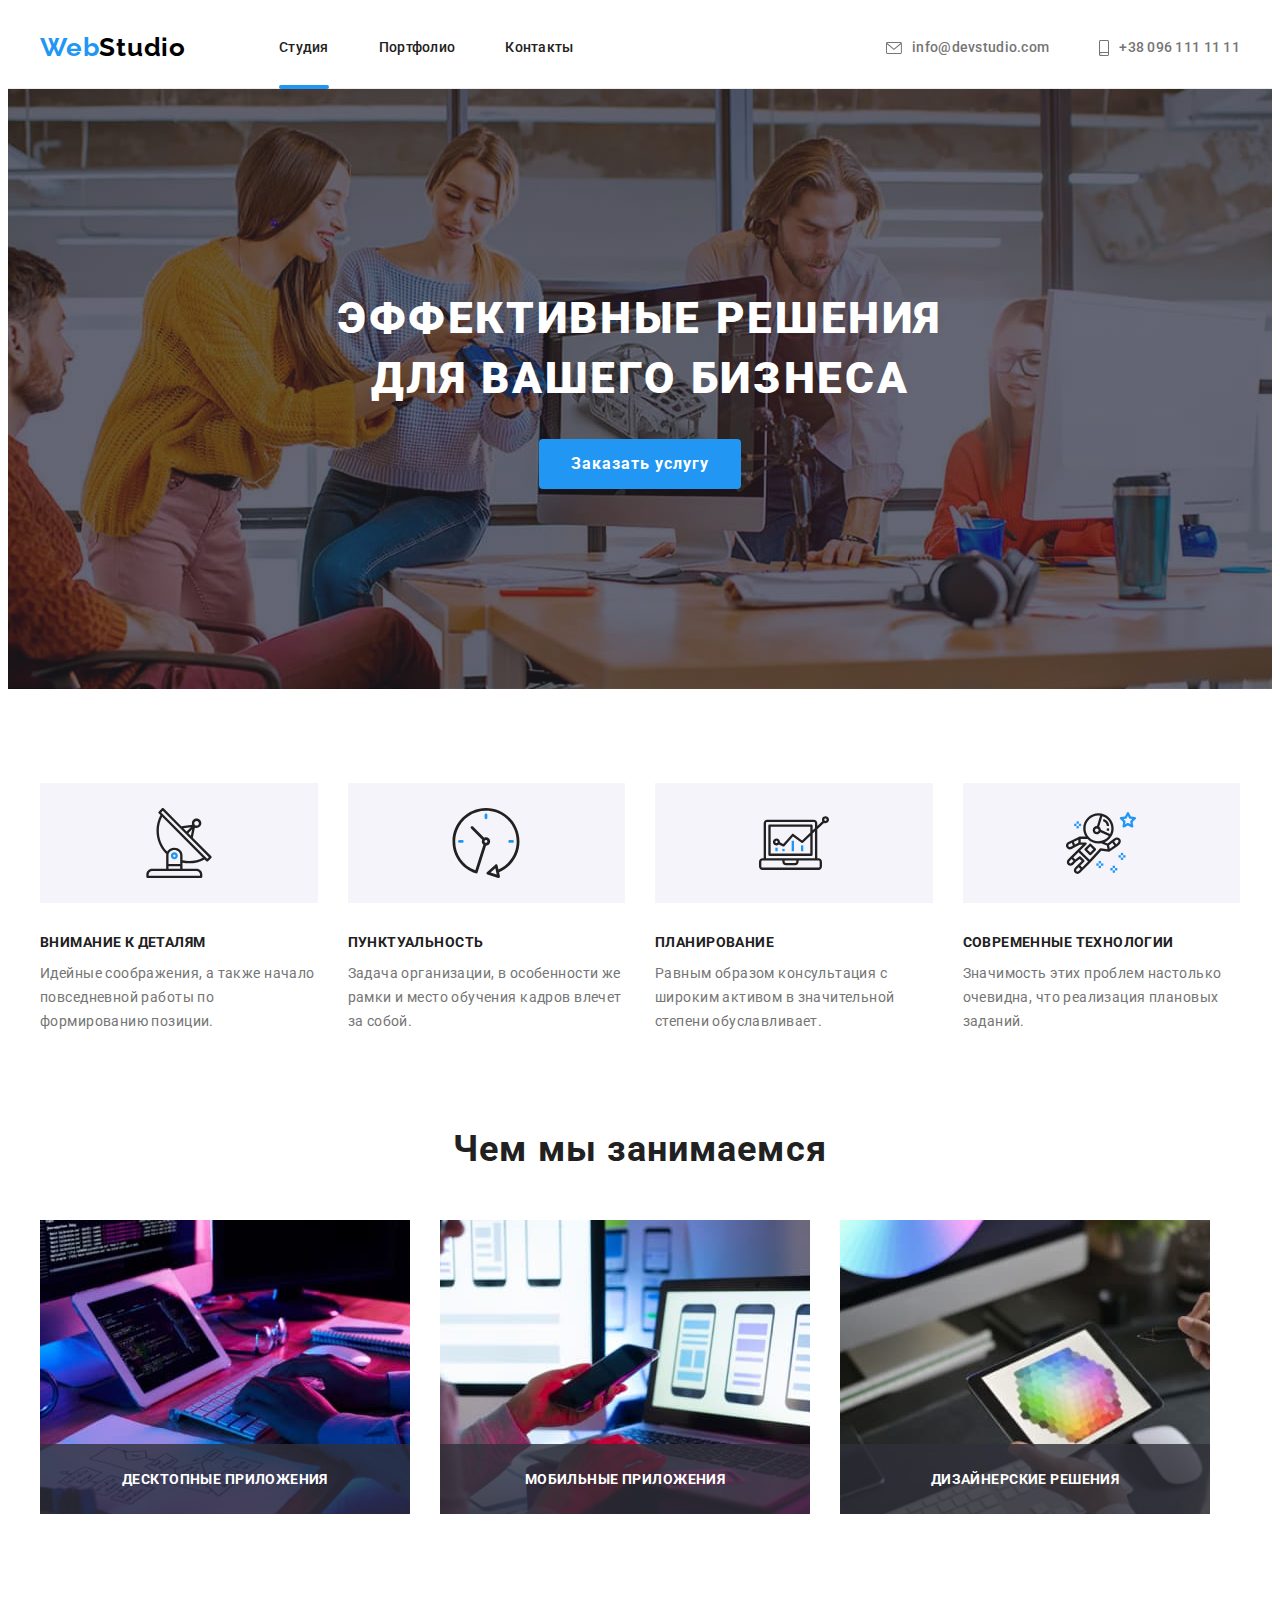
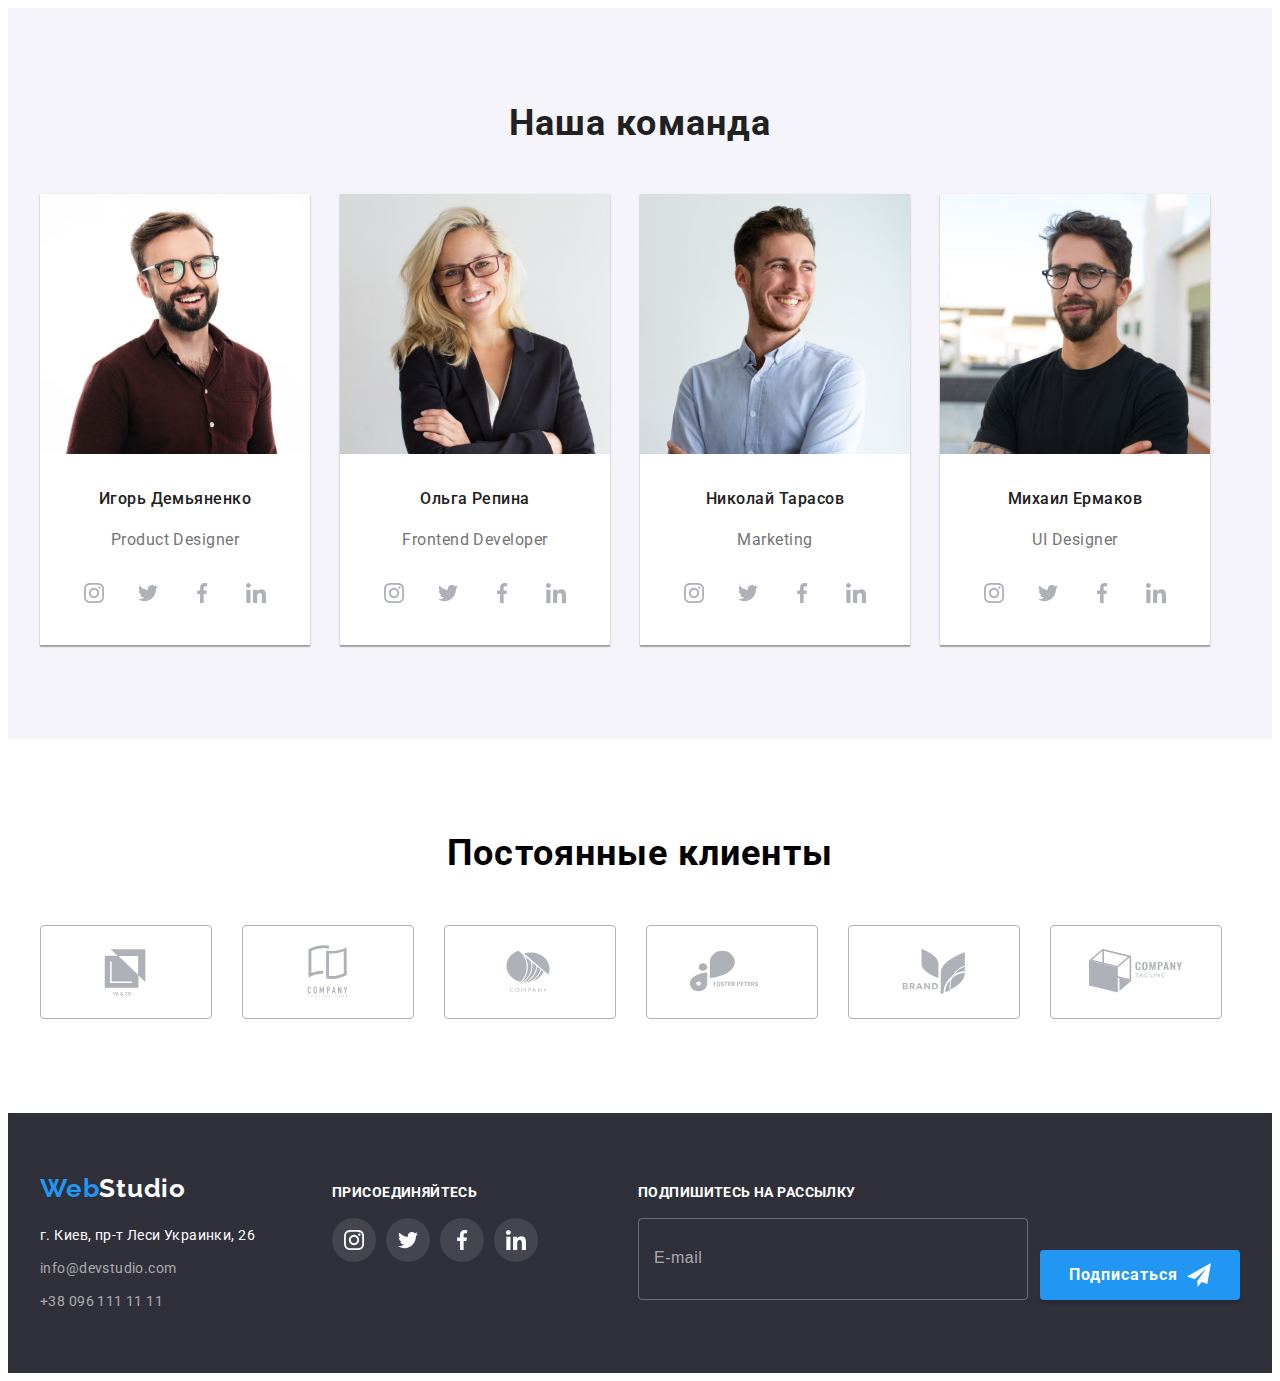
<file: index.html>
<!DOCTYPE html>
<html lang="ru">
<head>
    <meta charset="UTF-8">
    <meta http-equiv="X-UA-Compatible" content="IE=edge">
    <meta name="viewport" content="width=device-width, initial-scale=1.0">
    <title>Document</title>
    <link rel="preconnect" href="https://fonts.googleapis.com">
    <link rel="preconnect" href="https://fonts.gstatic.com" crossorigin>
    <link href="https://fonts.googleapis.com/css2?family=Raleway:wght@700&family=Roboto:wght@400;500;700;900&display=swap"
        rel="stylesheet">
    <link rel="stylesheet" href="https://cdnjs.cloudflare.com/ajax/libs/modern-normalize/1.1.0/modern-normalize.min.css"
        integrity="sha512-wpPYUAdjBVSE4KJnH1VR1HeZfpl1ub8YT/NKx4PuQ5NmX2tKuGu6U/JRp5y+Y8XG2tV+wKQpNHVUX03MfMFn9Q=="
        crossorigin="anonymous" referrerpolicy="no-referrer" />
    <link rel="stylesheet" href="./css/main.min.css">

</head>
<body>
    <!-- Шапка-->
    <header class="header">
        <div class="container header__container">
            <a href="./index.html" class="logo-header header__logo link"><span class="logo-header__text">Web</span><span
                    class="logo-header__text--darck">Studio</span></a>
            <!--Навигация-->
            <nav class="navigation">
                <ul class="header-list navigation__list list">
                    <li class="header-list__item item"><a href="./index.html" class="header-list__link link header-list__link--interactiv-line">Студия</a></li>
                    <li class="header-list__item item"><a href="./portfolio.html" class="header-list__link link">Портфолио</a></li>
                    <li class="header-list__item item"><a href="" class="header-list__link link">Контакты</a></li>
                </ul>
            </nav>
            <!--Контакты-->
            <ul class="header-contact-list list">
                <li class="header-contact-list__item item"> <a href="mailto:info@devstudio.com"
                        class="header-contact-list__mail link"><svg class="header-contact-list__icon-mail" width="16" height="12">
                            <use href="./images/icons.svg#icon-envelope"></use>
                        </svg>info@devstudio.com</a></li>
                <li class="header-contact-list__item item">
                    
                    <a href="tel:+380961111111" class="header-contact-list__tell link"><svg class="header-contact-list__icon-tel" width="10" height="16">
                        <use href="./images/icons.svg#icon-smartphone"></use>
                    </svg>+38 096 111 11 11</a>
                </li>
            </ul>
        </div>
    </header>

    <main>

        <!--Герой-->
        <section class="hero">
            <div class="container">
                <h1 class="hero__title">Эффективные решения для вашего бизнеса</h1>
                <button type="button" data-modal-open class="btn hero__btn">Заказать услугу</button>
            </div>
        </section>

        <!--Особенности-->
        <section class="peculiarities">
            <div class="container">
        <h2 class="peculiarites__title fulse-title">Особенности</h2>
        <ul class="peculiarites-list list"> 
            <li class="peculiarites-list__item item">
                <div class="peculiarites__container-icon">
                <svg class="peculiarites-list__icon" width="70" height="70">
                    <use href="./images/icons.svg#icon-antenna"></use>
                </svg>
                </div>
                <h3 class="peculiarites-list__title">Внимание к деталям</h3>
                <p class="peculiarites-list__text">Идейные соображения, а также начало повседневной работы по формированию позиции.</p>
            </li>
            <li class="peculiarites-list__item item">
                <div class="peculiarites__container-icon">
                <svg class="peculiarites-list__icon" width="70" height="70">
                    <use href="./images/icons.svg#icon-clock" ></use>
                </svg>
                </div>
                <h3 class="peculiarites-list__title">Пунктуальность</h3>
                <p class="peculiarites-list__text">Задача организации, в особенности же рамки и место обучения кадров влечет за собой.</p>
            </li>
            <li class="peculiarites-list__item item">
                <div class="peculiarites__container-icon">
                <svg class="peculiarites-list__icon" width="70" height="70">
                    <use href="./images/icons.svg#icon-diagram" ></use>
                </svg>
                </div>
                <h3 class="peculiarites-list__title">Планирование</h3>
                <p class="peculiarites-list__text">Равным образом консультация с широким активом в значительной степени обуславливает.</p>
            </li>
            <li class="peculiarites-list__item item">
                <div class="peculiarites__container-icon">
                <svg class="peculiarites-list__icon" width="70" height="70">
                    <use href="./images/icons.svg#icon-astronaut"></use>
                </svg>
                </div>
                <h3 class="peculiarites-list__title">Современные технологии</h3>
                <p class="peculiarites-list__text">Значимость этих проблем настолько очевидна, что реализация плановых заданий.</p>
            </li>  
        </ul>
            </div>
        </section >

        <!--Чем занимается компания, + картинки -->
        <section class="about">
            <div class="container">
        <h2 class="about__title">Чем мы занимаемся</h2>
        <ul class="about-list list">
            <li class="about-list__item item">
            <div class="about-list__tumb">
                <img src="./images/box-1.jpg" alt="Разработка десктопных приложений" width="370" class="about-list__img"> 
                <div class="about-list__text-container">
                    <span class="about-list__text">Десктопные приложения</span>
                    </div>
                </div>
            </li>
            <li class="about-list__item item">
            <div class="about-list__tumb">
                <img src="./images/box-2.jpg" alt="Разработка мобильных приложений" width="370" class="about-list__img"> 
                <div class="about-list__text-container">
                    <span class="about-list__text">Мобильные приложения</span>
                    </div>
                </div>
            </li>
            <li class="about-list__item item">
            <div class="about-list__tumb">
                <img src="./images/box-3.jpg" alt="Работа с дизайном" width="370" class="about-list__img"> 
                <div class="about-list__text-container">
                    <span class="about-list__text">Дизайнерские решения</span>
                </div>
            </div>
            </li>
        </ul>
        </div>
        </section>

        <section class="team">
            <div class="container">
            <h2 class="team__title">Наша команда</h2>
            <ul class="team-list list">
                <li class="team-list__item item">
                    <img src="./images/product-designerr.jpg" alt="Сотрудник Игорь" width="270" class="team-list__photo">
                <div class="team-list__text-tumb">
                    <h3 class="team-list__name">Игорь Демьяненко</h3>
                    <p class="team-list__profession">Product Designer</p>
                    <ul class="team-socials-list list">
                        <li class="team-socials-list__item">
                            <a href="" class="team-socials-list__link">
                                <svg class="team-socials-list__icon" width="20" height="20">
                                    <use href="./images/icons.svg#icon-instagram"></use>
                                </svg>
                            </a>
                        </li>
                        <li class="team-socials-list__item">
                            <a href="" class="team-socials-list__link">
                                <svg class="team-socials-list__icon" width="20" height="20">
                                    <use href="./images/icons.svg#icon-twiter"></use>
                                </svg></a>
                        </li>
                        <li class="team-socials-list__item">
                            <a href="" class="team-socials-list__link">
                                <svg class="team-socials-list__icon" width="20" height="20">
                                    <use href="./images/icons.svg#icon-facebook"></use>
                                </svg></a>
                        </li>
                        <li class="team-socials-list__item">
                            <a href="" class="team-socials-list__link">
                                <svg class="team-socials-list__icon" width="20" height="20">
                                    <use href="./images/icons.svg#icon-linkedin"></use>
                                </svg>
                            </a>
                        </li>
                    </ul>
                </div>
                </li>
                <li class="team-list__item item">
                    <img src="./images/frontend-developerr.jpg" alt="Сотрудник Ольга" width="270" class="team-list__photo">
                <div class="team-list__text-tumb">
                    <h3 class="team-list__name">Ольга Репина</h3>
                    <p class="team-list__profession">Frontend Developer</p>
                    <ul class="team-socials-list list">
                        <li class="team-socials-list__item">
                            <a href="" class="team-socials-list__link">
                                <svg class="team-socials-list__icon" width="20" height="20">
                                    <use href="./images/icons.svg#icon-instagram"></use>
                                </svg>
                            </a>
                        </li>
                        <li class="team-socials-list__item">
                            <a href="" class="team-socials-list__link">
                                <svg class="team-socials-list__icon" width="20" height="20">
                                    <use href="./images/icons.svg#icon-twiter"></use>
                                </svg></a>
                        </li>
                        <li class="team-socials-list__item">
                            <a href="" class="team-socials-list__link">
                                <svg class="team-socials-list__icon" width="20" height="20">
                                    <use href="./images/icons.svg#icon-facebook"></use>
                                </svg></a>
                        </li>
                        <li class="team-socials-list__item">
                            <a href="" class="team-socials-list__link">
                                <svg class="team-socials-list__icon" width="20" height="20">
                                    <use href="./images/icons.svg#icon-linkedin"></use>
                                </svg>
                            </a>
                        </li>
                    </ul>
                </div>
                </li>
                <li class="team-list__item item">
                    <img src="./images/marketingg.jpg" alt="Сотрудник Николай" width="270" class="team-list__photo">
                <div class="team-list__text-tumb">
                    <h3 class="team-list__name">Николай Тарасов</h3>
                    <p class="team-list__profession">Marketing</p>
                        <ul class="team-socials-list list">
                            <li class="team-socials-list__item">
                                <a href="" class="team-socials-list__link">
                                    <svg class="team-socials-list__icon" width="20" height="20">
                                        <use href="./images/icons.svg#icon-instagram"></use>
                                    </svg>
                                </a>
                            </li>
                            <li class="team-socials-list__item">
                                <a href="" class="team-socials-list__link">
                                    <svg class="team-socials-list__icon" width="20" height="20">
                                        <use href="./images/icons.svg#icon-twiter"></use>
                                    </svg></a>
                            </li>
                            <li class="team-socials-list__item">
                                <a href="" class="team-socials-list__link">
                                    <svg class="team-socials-list__icon" width="20" height="20">
                                        <use href="./images/icons.svg#icon-facebook"></use>
                                    </svg></a>
                            </li>
                            <li class="team-socials-list__item">
                                <a href="" class="team-socials-list__link">
                                    <svg class="team-socials-list__icon" width="20" height="20">
                                        <use href="./images/icons.svg#icon-linkedin"></use></svg>
                                </a>
                            </li>
                        </ul>
                </div>
                </li>
                <li class="team-list__item item">
                    <img src="./images/ui-designerr.jpg" alt="Сотрудник Михаил" width="270" class="team-list__photo">
                <div class="team-list__text-tumb">
                    <h3 class="team-list__name">Михаил Ермаков</h3>
                    <p class="team-list__profession">UI Designer</p>  
                        <ul class="team-socials-list list">
                            <li class="team-socials-list__item">
                                <a href="" class="team-socials-list__link">
                                    <svg class="team-socials-list__icon" width="20" height="20">
                                        <use href="./images/icons.svg#icon-instagram"></use>
                                    </svg>
                                </a>
                            </li>
                            <li class="team-socials-list__item">
                                <a href="" class="team-socials-list__link">
                                    <svg class="team-socials-list__icon" width="20" height="20">
                                        <use href="./images/icons.svg#icon-twiter"></use>
                                    </svg></a>
                            </li>
                            <li class="team-socials-list__item">
                                <a href="" class="team-socials-list__link">
                                    <svg class="team-socials-list__icon" width="20" height="20">
                                        <use href="./images/icons.svg#icon-facebook"></use>
                                    </svg></a>
                            </li>
                            <li class="team-socials-list__item">
                                <a href="" class="team-socials-list__link">
                                    <svg class="team-socials-list__icon" width="20" height="20">
                                        <use href="./images/icons.svg#icon-linkedin"></use>
                                    </svg>
                                </a>
                            </li>
                        </ul>
                </div>
                </li> 
            </ul>
            </div>
        </section>
        <section class="clients">
            <div class="container">
            <h2 class="clients__title">Постоянные клиенты</h2>
            <ul class="list clients-list">
                <li class="list clients-list__item">
                    <a href="" class="clients-list__link link">
                        <svg class="clients-list__icon" width="106" height="60">
                            <use href="images/icons.svg#icon-client-1-yaandco"></use>
                        </svg>
                    </a>
                </li>
                <li class="list clients-list__item">
                    <a href="" class="clients-list__link link">
                        <svg class="clients-list__icon" width="106" height="60">
                            <use href="images/icons.svg#icon-client-2-tigeline"></use>
                        </svg>
                    </a>
                </li>
                <li class="list clients-list__item">
                    <a href="" class="clients-list__link link">
                        <svg class="clients-list__icon" width="106" height="60">
                            <use href="images/icons.svg#icon-client-3-company"></use>
                        </svg>
                    </a>
                </li>
                <li class="list clients-list__item">
                    <a href="" class="clients-list__link link">
                        <svg class="clients-list__icon" width="106" height="60">
                            <use href="images/icons.svg#icon-client-4-foster"></use>
                        </svg>
                    </a>
                </li>
                <li class="list clients-list__item">
                    <a href="" class="clients-list__link link">
                        <svg class="clients-list__icon" width="106" height="60">
                            <use href="images/icons.svg#icon-client-5-brand"></use>
                        </svg>
                    </a>
                </li>
                <li class="list clients-list__item">
                    <a href="" class="clients-list__link link">
                        <svg class="clients-list__icon" width="106" height="60">
                            <use href="images/icons.svg#icon-client-6-line"></use>
                        </svg>
                    </a>
                </li>
            </ul>
            </div>
        </section>
    </main>

    <footer class="footer">
        <div class="container footer__container">
            <div class="footer__contacts">
            <a href="./index.html" class="footer__logo link"><span class="footer__logo-text">Web</span><span
                    class="footer__logo-text footer__logo-text--light">Studio</span></a>
            <address class="footer__address">г. Киев, пр-т Леси Украинки, 26</address>
            <ul class="footer-list list">
                <li class="footer-list__item item"><a href="mailto:info@devstudio.com"
                        class="footer-list__mail link">info@devstudio.com</a></li>
                <li class="footer-list__item item"><a href="tel:+380961111111" class="footer-list__tell link
                    ">+38 096 111 11 11</a></li>
            </ul>
            </div>
            <div class="footer-social-container footer__social-container">
                <h2 class="footer-social-container__title">присоединяйтесь</h2>
                    <ul class="list footer-social-list">
                        <li class="item footer-social-list__item">
                            <a href="" class="link footer-social-list__link">
                                <svg class="footer-social-list__icon" width="20" height="20">
                                    <use href="./images/icons.svg#icon-instagram"></use>
                                </svg>
                            </a>
                        </li>
                        <li class="item footer-social-list__item">
                            <a href="" class="link footer-social-list__link">
                                <svg class="footer-social-list__icon" width="20" height="20">
                                    <use href="./images/icons.svg#icon-twiter"></use>
                                </svg>
                            </a>
                        </li>
                        <li class="item footer-social-list__item">
                            <a href="" class="link footer-social-list__link">
                                <svg class="footer-social-list__icon" width="20" height="20">
                                    <use href="./images/icons.svg#icon-facebook"></use>
                                </svg>
                            </a>
                        </li>
                        <li class="item footer-social-list__item">
                            <a href="" class="link footer-social-list__link">
                                <svg class="footer-social-list__icon" width="20" height="20">
                                    <use href="./images/icons.svg#icon-linkedin"></use>
                                </svg>
                            </a>
                        </li>
                    </ul>
            </div>
            <div class="footer-form-container">
                <!-- <p class="footer-form-text">Подпишитесь на рассылку</p> -->
                <form class="footer-form">

                    <div class="footer-form__container--column">
                        <label for="mail-footer" class="footer-form__label">Подпишитесь на рассылку</label>
                        <input type="email" id="mail-footer" class="footer-form__input" placeholder="E-mail" name="user-mail" required>
                    </div>

                    <button type="submit" class="footer-form__btn-submit btn"> 
                    <div class="footer-form__btn-content">
                        Подписаться
                        <svg class="footer-form__btn-icon" width="24" height="24">
                            <use href="./images/icons.svg#icon-telegram"></use>
                        </svg>
                    </div>
                    </button>
                </form>

            </div>
        </div>
    </footer>

    <div data-modal class="backdrop is-hidden">
        <div class="modal">
            <button type="button" data-modal-close class="modal__btn-close btn">
                <svg class="modal__icon-close" width="11" height="11">
                    <use href="images/icons.svg#icoicon-closse" class="icon-close"></use>
                </svg>
            </button>

            <form class="modal-form">
                <p class="modal-form__title">Оставьте свои данные, мы вам перезвоним</p>

                <label for="name" class="modal-form__label">Имя</label>
                <div class="modal-form__inputs-box">
                <input type="text" id="name" class="modal-form__input" name="user-name" required>
                <svg class="modal-form__icon" width="18" height="18">
                    <use href="./images/icons.svg#icon-person-icon" ></use>
                </svg>
                </div>

                
                <label for="tel" class="modal-form__label">Телефон</label>
                <div class="modal-form__inputs-box">
                <input type="tel" id="tel" class="modal-form__input" name="user-tel" required>
                <svg class="modal-form__icon" width="18" height="18">
                    <use href="./images/icons.svg#icon-phone-icon" ></use>
                </svg>
                </div>

                
                <label for="mail" class="modal-form__label">Почта</label>
                <div class="modal-form__inputs-box">
                <input type="email" id="mail" class="modal-form__input" name="user-mail" required>
                <svg class="modal-form__icon" width="18" height="18">
                    <use href="./images/icons.svg#icon-email-icon" ></use>
                </svg>
                </div>

                <label for="coments" class="modal-form__label" >Коментарии</label>
                <textarea name="coments" id="coments" class="modal-form__coments" placeholder="Введите текст"></textarea>

                <div class="modal-form__terms-cont">
                    <label for="terms-us" class="modal-form__label-terms">
                        <input type="checkbox" id="terms-us" class="modal-form__input-terms fulse-title" name="user-terms" value="agree" required>
                        <span class="modal-form__icon-checbox">
                            <svg class="modal-form__icon-check" width="16" height="15">
                                <use href="./images/icons.svg#icon-check" ></use>
                            </svg>
                            </span>
                        Соглашаюсь с рассылкой и принимаю<a href="" target="_blank" class="modal-form__terms-user-link">Условия договора</a>
                    </label>
                </div>

                <button type="submit" class="modal-form__btn-submit btn">Отправить</button>

            </form>
        </div>
    </div>
    <script src="./js/modal.js"></script>
</body>
</html>
</file>
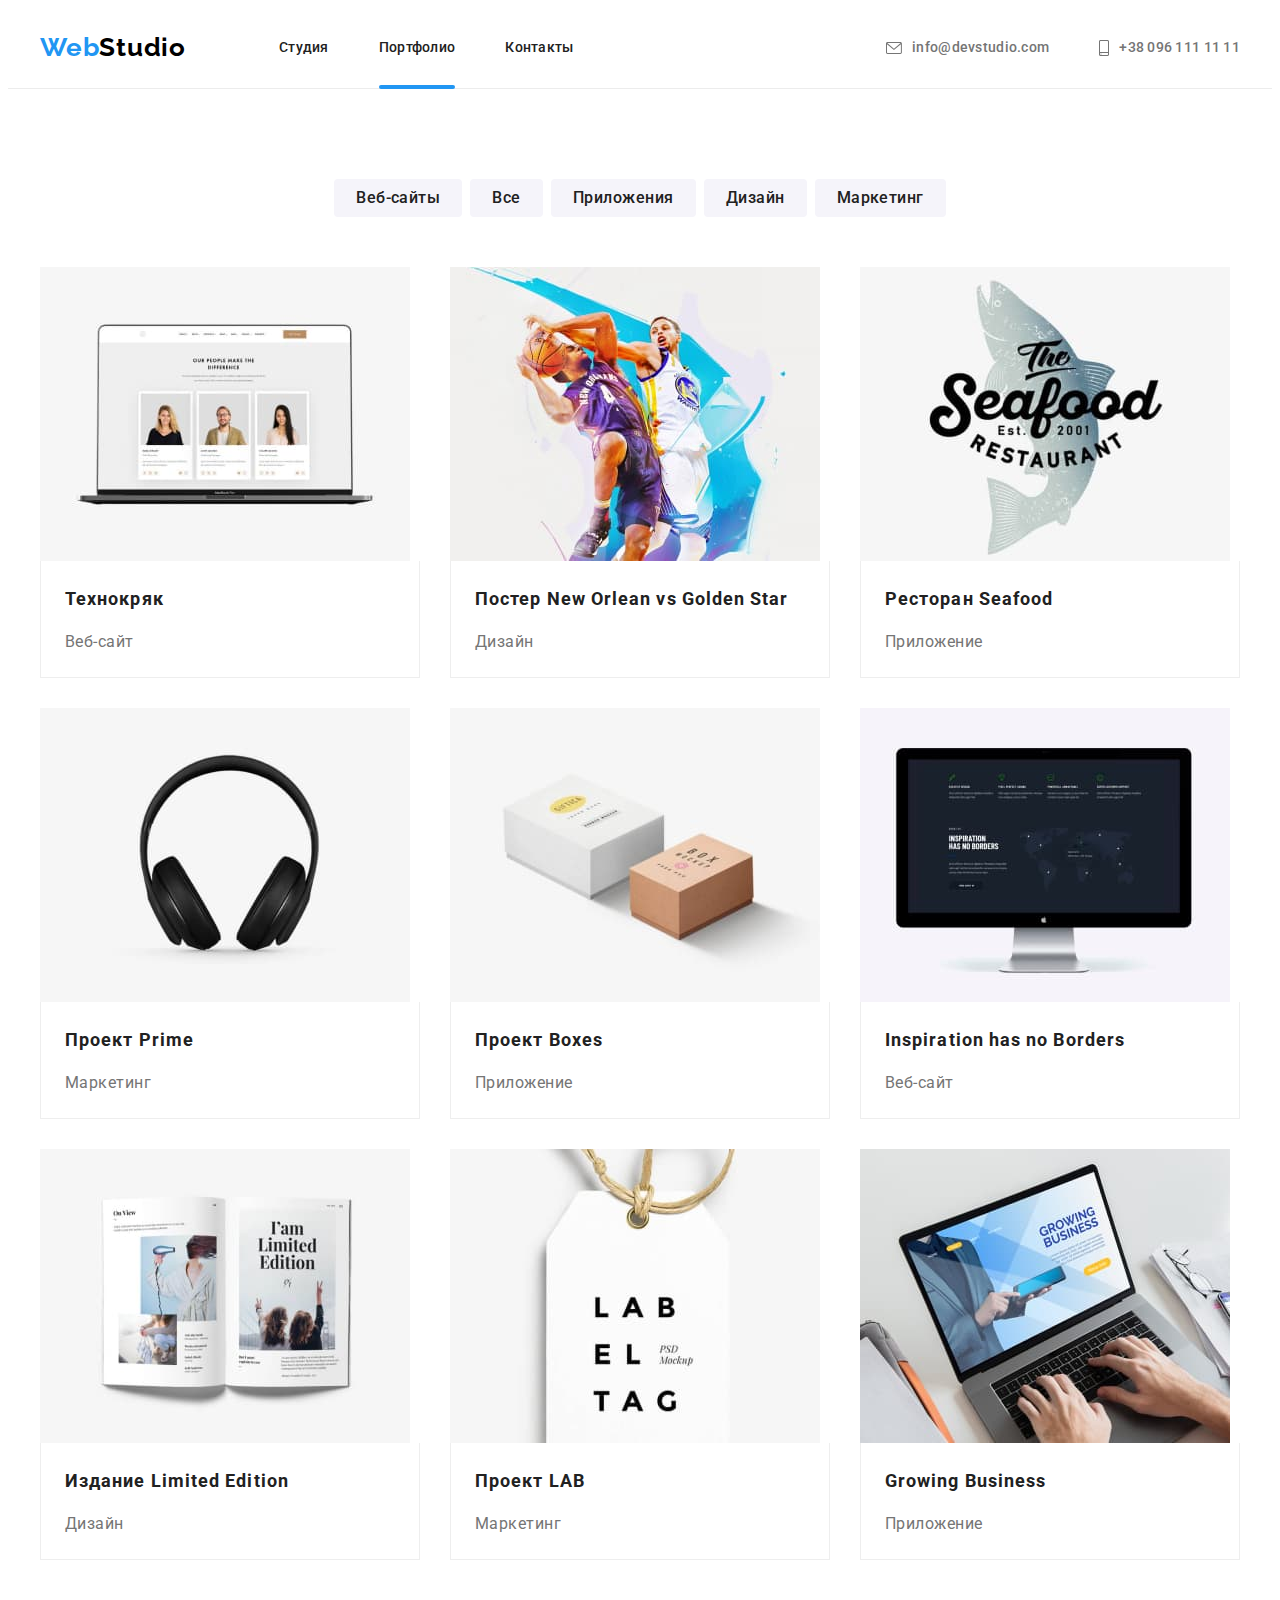
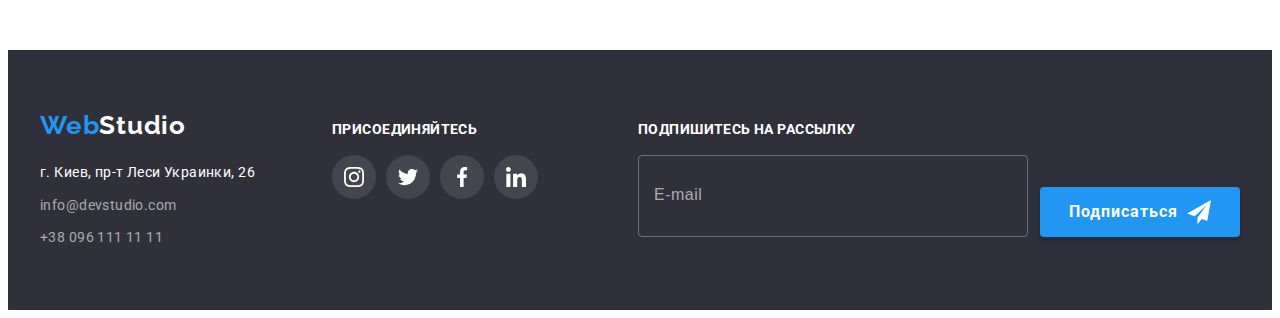
<file: portfolio.html>
<!DOCTYPE html>
<html lang="ru">

<head>
    <meta charset="UTF-8">
    <meta http-equiv="X-UA-Compatible" content="IE=edge">
    <meta name="viewport" content="width=device-width, initial-scale=1.0">
    <title>Document</title>
    <link rel="preconnect" href="https://fonts.googleapis.com">
    <link rel="preconnect" href="https://fonts.gstatic.com" crossorigin>
    <link href="https://fonts.googleapis.com/css2?family=Raleway:wght@700&family=Roboto:wght@400;500;700;900&display=swap"
        rel="stylesheet">
    <link rel="stylesheet" href="https://cdnjs.cloudflare.com/ajax/libs/modern-normalize/1.1.0/modern-normalize.min.css"
        integrity="sha512-wpPYUAdjBVSE4KJnH1VR1HeZfpl1ub8YT/NKx4PuQ5NmX2tKuGu6U/JRp5y+Y8XG2tV+wKQpNHVUX03MfMFn9Q=="
        crossorigin="anonymous" referrerpolicy="no-referrer" />   
    <link rel="stylesheet" href="./css/main.min.css">
</head>

<body>
    <!-- Шапка-->
    <header class="header">
        <div class="container header__container">
            <a href="./index.html" class="logo-header header__logo link"><span class="logo-header__text">Web</span><span
                    class="logo-header__text--darck">Studio</span></a>
            <!--Навигация-->
            <nav class="navigation">
                <ul class="header-list navigation__list list">
                    <li class="header-list__item item"><a href="./index.html"
                            class="header-list__link link">Студия</a></li>
                    <li class="header-list__item item"><a href="./portfolio.html"
                            class="header-list__link link header-list__link--interactiv-line">Портфолио</a></li>
                    <li class="header-list__item item"><a href="" class="header-list__link link">Контакты</a></li>
                </ul>
            </nav>
            <!--Контакты-->
            <ul class="header-contact-list list">
                <li class="header-contact-list__item item"> <a href="mailto:info@devstudio.com"
                        class="header-contact-list__mail link"><svg class="header-contact-list__icon-mail" width="16"
                            height="12">
                            <use href="./images/icons.svg#icon-envelope"></use>
                        </svg>info@devstudio.com</a></li>
                <li class="header-contact-list__item item">
    
                    <a href="tel:+380961111111" class="header-contact-list__tell link"><svg
                            class="header-contact-list__icon-tel" width="10" height="16">
                            <use href="./images/icons.svg#icon-smartphone"></use>
                        </svg>+38 096 111 11 11</a>
                </li>
            </ul>
        </div>
    </header>


<main>
    <section class="portfolio">
        <div class="container">
        <h1 class="fulse-title portfolio__title">Портфолио</h1>
        <ul class="filtr-list portfolio__filter list">
            <li class="filtr-list__item item"><button type="button" data-filter="web-site" class="filtr-list__btn button-type-web-site">Веб-сайты</button></li>
            <li class="filtr-list__item item"><button type="button" data-filter="all" class="filtr-list__btn button-type-all">Все</button></li>
            <li class="filtr-list__item item"><button type="button" data-filter="apps" class="filtr-list__btn button-type-apps">Приложения</button></li>
            <li class="filtr-list__item item"><button type="button" data-filter="dizain" class="filtr-list__btn button-type-disain">Дизайн</button></li>
            <li class="filtr-list__item item"><button type="button" data-filter="marc" class="filtr-list__btn button-type-marc">Маркетинг</button></li>
        </ul>

        <ul class="gallery-list portfolio__gallery list">
            <li class="gallery-list__item web-site">
                <a href="" class="gallery-list__link link">
                <div class="gallery-list__tumb">
                    <div class="gallery-list__overlay">
                        <p class="gallery-list__tumb-text">Технокряк это современная площадка распространения коронавируса. Компании используют эту платформу для цифрового
                    шпионажа и атак на защищённые сервера конкурентов.</p>
                    </div>
                    <img src="./images/technocr.jpg" alt="Лептот с открытым на нем сайтом" width="370" height="294" class="gallery-list__img">
                </div>
                    <div class="gallery-list__text-container">
                    <h2 class="gallery-list__title">Технокряк</h2>
                    <p class="gallery-list__text">Веб-сайт</p>
                    </div>
                </a>
            </li>
            <li class="gallery-list__item dizain">
                <a href="" class="gallery-list__link link">
                    <div class="gallery-list__tumb">
                        <div class="gallery-list__overlay">
                            <p class="gallery-list__tumb-text">Lorem ipsum, dolor sit amet consectetur adipisicing elit. Ipsa expedita excepturi, enim distinctio delectus, dolor nulla esse ullam architecto laudantium consectetur tempore, similique quasi incidunt?</p>
                        </div>
                    <img src="./images/neworlean.jpg" alt="Постер с двумя баскетболистами" width="370" class="gallery-list__img">
                    </div>
                    <div class="gallery-list__text-container">
                    <h2 class="gallery-list__title">Постер New Orlean vs Golden Star</h2>
                    <p class="gallery-list__text">Дизайн</p>
                    </div>
                </a>
            </li>
            <li class="gallery-list__item apps">
                <a href="" class="gallery-list__link link">
                    <div class="gallery-list__tumb">
                        <div class="gallery-list__overlay">
                            <p class="gallery-list__tumb-text">Lorem ipsum, dolor sit amet consectetur adipisicing elit. Ipsa expedita excepturi, enim distinctio delectus, dolor nulla esse ullam architecto laudantium consectetur tempore, similique quasi incidunt?</p>
                        </div>
                    <img src="./images/seafood.jpg" alt="Эмблемма ресторана сеафуд" width="370" class="gallery-list__img">
                    </div>
                    <div class="gallery-list__text-container">
                    <h2 class="gallery-list__title">Ресторан Seafood</h2>
                    <p class="gallery-list__text">Приложение</p>
                    </div>
                </a>
            </li>
            <li class="gallery-list__item marc">
                <a href="" class="gallery-list__link link">
                    <div class="gallery-list__tumb">
                        <div class="gallery-list__overlay">
                            <p class="gallery-list__tumb-text">Lorem ipsum, dolor sit amet consectetur adipisicing elit. Ipsa expedita excepturi, enim distinctio delectus, dolor nulla esse ullam architecto laudantium consectetur tempore, similique quasi incidunt?</p>
                        </div>
                    <img src="./images/prime.jpg" alt="Наушники" width="370" class="gallery-list__img">
                    </div>
                    <div class="gallery-list__text-container">
                    <h2 class="gallery-list__title">Проект Prime</h2>
                    <p class="gallery-list__text">Маркетинг</p>
                    </div>
                </a>
            </li>
            <li class="gallery-list__item apps">
                <a href="" class="gallery-list__link link">
                    <div class="gallery-list__tumb">
                        <div class="gallery-list__overlay">
                            <p class="gallery-list__tumb-text">Lorem ipsum, dolor sit amet consectetur adipisicing elit. Ipsa expedita excepturi, enim distinctio delectus, dolor nulla esse ullam architecto laudantium consectetur tempore, similique quasi incidunt?</p>
                        </div>
                    <img src="./images/boxes.jpg" alt="Две коробочки" width="370" class="gallery-list__img">
                    </div>
                    <div class="gallery-list__text-container">
                    <h2 class="gallery-list__title">Проект Boxes</h2>
                    <p class="gallery-list__text">Приложение</p>
                    </div>
                </a>
            </li>
            <li class="gallery-list__item web-site">
                <a href="" class="gallery-list__link link">
                    <div class="gallery-list__tumb">
                        <div class="gallery-list__overlay">
                            <p class="gallery-list__tumb-text">Lorem ipsum, dolor sit amet consectetur adipisicing elit. Ipsa expedita excepturi, enim distinctio delectus, dolor nulla esse ullam architecto laudantium consectetur tempore, similique quasi incidunt?</p>
                        </div>
                    <img src="./images/winspirations.jpg" alt="Монитор" width="370" class="gallery-list__img">
                    </div>
                    <div class="gallery-list__text-container">
                    <h2 class="gallery-list__title">Inspiration has no Borders</h2>
                    <p class="gallery-list__text">Веб-сайт</p>
                    </div>
                </a>
            </li>
            <li class="gallery-list__item dizain">
                <a href="" class="gallery-list__link link">
                    <div class="gallery-list__tumb">
                        <div class="gallery-list__overlay">
                            <p class="gallery-list__tumb-text">Lorem ipsum, dolor sit amet consectetur adipisicing elit. Ipsa expedita excepturi, enim distinctio delectus, dolor nulla esse ullam architecto laudantium consectetur tempore, similique quasi incidunt?</p>
                        </div>
                    <img src="./images/parmle.jpg" alt="Роскрытый журнал" width="370" class="gallery-list__img">
                    </div>
                    <div class="gallery-list__text-container">
                    <h2 class="gallery-list__title">Издание Limited Edition</h2>
                    <p class="gallery-list__text">Дизайн</p>
                    </div>
                </a>
            </li>
            <li class="gallery-list__item marc">
                <a href="" class="gallery-list__link link">
                    <div class="gallery-list__tumb">
                        <div class="gallery-list__overlay">
                            <p class="gallery-list__tumb-text">Lorem ipsum, dolor sit amet consectetur adipisicing elit. Ipsa expedita excepturi, enim distinctio delectus, dolor nulla esse ullam architecto laudantium consectetur tempore, similique quasi incidunt?</p>
                        </div>
                    <img src="./images/labeltago.jpg" alt="Этикетка ЛАБ" width="370" class="gallery-list__img">
                    </div>
                    <div class="gallery-list__text-container">
                    <h2 class="gallery-list__title">Проект LAB</h2>
                    <p class="gallery-list__text">Маркетинг</p>
                    </div>
                </a>
            </li>
            <li class="gallery-list__item apps">
                <a href="" class="gallery-list__link link">
                    <div class="gallery-list__tumb">
                        <div class="gallery-list__overlay">
                            <p class="gallery-list__tumb-text">Lorem ipsum, dolor sit amet consectetur adipisicing elit. Ipsa expedita excepturi, enim distinctio delectus, dolor nulla esse ullam architecto laudantium consectetur tempore, similique quasi incidunt?</p>
                        </div>
                    <img src="./images/growbusnes.jpg" alt="Работа за лептопом" width="370" class="gallery-list__img">
                    </div>
                    <div class="gallery-list__text-container">
                    <h2 class="gallery-list__title">Growing Business</h2>
                    <p class="gallery-list__text">Приложение</p>
                    </div>
                </a>
                
            </li>
        </ul>
<!-- ------------------------------------------------------------------------- -->

        </div>
    </section>
</main>

    <footer class="footer">
        <div class="container footer__container">
            <div class="footer__contacts">
                <a href="./index.html" class="footer__logo link"><span class="footer__logo-text">Web</span><span
                        class="footer__logo-text footer__logo-text--light">Studio</span></a>
                <address class="footer__address">г. Киев, пр-т Леси Украинки, 26</address>
                <ul class="footer-list list">
                    <li class="footer-list__item item"><a href="mailto:info@devstudio.com"
                            class="footer-list__mail link">info@devstudio.com</a></li>
                    <li class="footer-list__item item"><a href="tel:+380961111111" class="footer-list__tell link
                        ">+38 096 111 11 11</a></li>
                </ul>
            </div>
            <div class="footer-social-container footer__social-container">
                <h2 class="footer-social-container__title">присоединяйтесь</h2>
                <ul class="list footer-social-list">
                    <li class="item footer-social-list__item">
                        <a href="" class="link footer-social-list__link">
                            <svg class="footer-social-list__icon" width="20" height="20">
                                <use href="./images/icons.svg#icon-instagram"></use>
                            </svg>
                        </a>
                    </li>
                    <li class="item footer-social-list__item">
                        <a href="" class="link footer-social-list__link">
                            <svg class="footer-social-list__icon" width="20" height="20">
                                <use href="./images/icons.svg#icon-twiter"></use>
                            </svg>
                        </a>
                    </li>
                    <li class="item footer-social-list__item">
                        <a href="" class="link footer-social-list__link">
                            <svg class="footer-social-list__icon" width="20" height="20">
                                <use href="./images/icons.svg#icon-facebook"></use>
                            </svg>
                        </a>
                    </li>
                    <li class="item footer-social-list__item">
                        <a href="" class="link footer-social-list__link">
                            <svg class="footer-social-list__icon" width="20" height="20">
                                <use href="./images/icons.svg#icon-linkedin"></use>
                            </svg>
                        </a>
                    </li>
                </ul>
            </div>
            <div class="footer-form-container">
                <!-- <p class="footer-form-text">Подпишитесь на рассылку</p> -->
                <form class="footer-form">
    
                    <div class="footer-form__container--column">
                        <label for="mail-footer" class="footer-form__label">Подпишитесь на рассылку</label>
                        <input type="email" id="mail-footer" class="footer-form__input" placeholder="E-mail"
                            name="user-mail" required>
                    </div>
    
                    <button type="submit" class="footer-form__btn-submit btn">
                        <div class="footer-form__btn-content">
                            Подписаться
                            <svg class="footer-form__btn-icon" width="24" height="24">
                                <use href="./images/icons.svg#icon-telegram"></use>
                            </svg>
                        </div>
                    </button>
                </form>
    
            </div>
        </div>
    </footer>

    <script src="./js/filtr.js"></script>
</body>

</html>
</file>
<file: css/main.min.css>
body{font-family:'Roboto', sans-serif;background-color:var(--project-background)}.link{text-decoration:none}.list{list-style:none}h1,h2,h3,h4,h5,h6,p{margin:0}ul{margin:0;padding:0}img{display:block}.fulse-title{position:absolute;white-space:nowrap;width:1px;height:1px;overflow:hidden;border:0;padding:0;clip:rect(0 0 0 0);clip-path:inset(50%);margin:-1px}:root{--brand-color: #2196f3;--logo-web: #2196f3;--logo-studio: #000000;--text-black: #212121;--text-gray: #757575;--footer-tell-mail: #ffffff99;--text-white: #ffffff;--project-background: #ffffff;--hero-background: #2f303a;--hero-title: #ffffff;--logo-studio-footer: #ffffff;--background-footer: #2f303a;--header-bottom-line: #ececec;--btn-hover: #188ce8;--border-btn-radius: 4px;--border-portfolio-text-card: #eeeeee;--gradient-in-bacground-herro: rgba(47, 48, 58, 0.4), rgba(47, 48, 58, 0.4);--bacground-team-section: #f5f4fa;--shadow-team-card: 0px 1px 3px rgba(0, 0, 0, 0.12), 0px 1px 1px rgba(0, 0, 0, 0.14),
        0px 2px 1px rgba(0, 0, 0, 0.2);--team-social-link: #afb1b8;--team-social-background: #ffffff;--clients-color: #afb1b8;--clients-hover: #2196f3;--bacground-social-footer: #ffffff1a;--footer-social-icon: #ffffff;--footer-social-icon-hover: #ffffff;--bacground-social-hover: #2196f3;--portfolio-card-shadow-hower: 0px 1px 1px rgba(0, 0, 0, 0.12), 0px 4px 4px rgba(0, 0, 0, 0.06),
        1px 4px 6px rgba(0, 0, 0, 0.16);--portfolio-filtr-shadof: 0px 3px 1px rgba(0, 0, 0, 0.1), 0px 1px 2px rgba(0, 0, 0, 0.08),
        0px 2px 2px rgba(0, 0, 0, 0.12);--btn-filtr-bacground: #f5f4fa;--bacground-about-text: rgba(47, 48, 58, 0.8)}.about-list__text{position:absolute;top:50%;left:50%;transform:translate(-50%, -50%)}.container{width:1200px;padding-left:15px;padding-right:15px;margin:0px auto}.backdrop.is-hidden{opacity:0;pointer-events:none;visibility:hidden}.backdrop.is-hidden .modal{transform:translate(-50%, -50%) scale(0.5)}.backdrop{position:fixed;width:100%;height:100%;top:0;left:0;opacity:1;background-color:rgba(0,0,0,0.2);transition:opacity 250ms cubic-bezier(0.4, 0, 0.2, 1),visibility 250ms cubic-bezier(0.4, 0, 0.2, 1)}.modal{position:absolute;width:528px;min-height:521px;padding:40px;top:50%;left:50%;transform:translate(-50%, -50%) scale(1);border-radius:4px;background-color:#ffffff;box-shadow:0px 1px 3px rgba(0,0,0,0.12),0px 1px 1px rgba(0,0,0,0.14),0px 2px 1px rgba(0,0,0,0.2);transition:transform 250ms cubic-bezier(0.4, 0, 0.2, 1)}.modal__btn-close{position:absolute;top:8px;right:8px;padding:0;width:30px;height:30px;cursor:pointer;border-radius:50%;border:solid 1px rgba(0,0,0,0.1);background-color:transparent;transition:color 250ms cubic-bezier(0.4, 0, 0.2, 1)}.modal__btn-close:hover,.modal__btn-close:focus{color:var(--brand-color)}.modal__icon-close{fill:currentColor}.modal-form__title{font-weight:700;font-size:20px;line-height:1.15;letter-spacing:.03em;text-align:center;margin-bottom:12px;color:#212121}.modal-form__inputs-box{position:relative;margin-bottom:10px;margin-top:4px}.modal-form__input{width:100%;height:40px;border:1px solid rgba(33,33,33,0.2);border-radius:4px;padding:12px;padding-left:42px;transition:border 250ms cubic-bezier(0.4, 0, 0.2, 1)}.modal-form__input:focus{border:1px solid var(--brand-color)}.modal-form__input:focus-visible{border:1px solid var(--brand-color);outline:transparent}.modal-form__icon{position:absolute;left:12px;top:50%;transform:translateY(-50%);transition:fill 250ms cubic-bezier(0.4, 0, 0.2, 1)}.modal-form__input:focus+.modal-form__icon{fill:var(--brand-color)}.modal-form__label{font-size:12px;line-height:1.16;letter-spacing:.01em;color:#757575}.modal-form__coments{width:100%;height:120px;border:1px solid rgba(33,33,33,0.2);border-radius:4px;padding:12px 16px;resize:none;margin-bottom:20px;margin-top:4px;transition:border 250ms cubic-bezier(0.4, 0, 0.2, 1)}.modal-form__coments::placeholder{font-size:14px;line-height:1.14;letter-spacing:.01em;color:rgba(117,117,117,0.5)}.modal-form__coments:focus{border:1px solid var(--brand-color)}.modal-form__coments:focus-visible{border:1px solid var(--brand-color);outline:transparent}.modal-form__terms-cont{margin-bottom:30px}.modal-form__label-terms{display:flex;justify-content:center;align-items:center;font-size:14px;line-height:1.71;letter-spacing:.03em;color:#757575;position:relative}.modal-form__input-terms{margin-right:7px}.modal-form__terms-user-link{font-size:14px;line-height:1.71;letter-spacing:.03em;text-decoration-line:underline;margin-left:0.3em;color:#2196f3}.modal-form__btn-submit{min-width:200px;height:50px;display:block;margin:0 auto 0 auto;padding-top:10px;padding-bottom:10px;padding-right:55px;padding-left:55px;border:transparent;border-radius:var(--border-btn-radius);cursor:pointer;font-family:inherit;font-weight:700;font-size:16px;line-height:1.87;letter-spacing:.06em;box-shadow:0px 4px 4px rgba(0,0,0,0.15);color:var(--project-background);background-color:var(--brand-color);transition:background-color 250ms cubic-bezier(0.4, 0, 0.2, 1)}.modal-form__btn-submit:hover,.modal-form__btn-submit:focus{background-color:#188ce8}.modal-form__icon-checbox{margin-right:7px;display:flex;align-items:center;border:solid #000000 2px;border-radius:2px;width:16px;height:15px}.modal-form__input-terms:checked+.modal-form__icon-checbox .modal-form__icon-check{display:block;border:none}.modal-form__icon-check{display:none}.modal-form__input-terms:checked+.modal-form__icon-checbox{border:none}.about{padding-top:47px;padding-bottom:94px}.about-list{display:flex}.about-list__item+.about-list__item{margin-left:30px}.about-list__tumb{position:relative}.about-list__text-container{position:absolute;bottom:0;width:100%;height:70px;background-color:var(--bacground-about-text)}.about__title{margin-bottom:50px;font-weight:700;font-size:36px;line-height:1.17;letter-spacing:.03em;text-align:center;color:var(--text-black)}.about-list__text{width:100%;font-weight:700;font-size:14px;line-height:.87;letter-spacing:.03em;text-align:center;text-transform:uppercase;color:#ffffff}.clients{padding-top:94px;padding-bottom:94px}.clients__title{margin-bottom:50px;text-align:center;font-weight:700;font-size:36px;line-height:1.16;letter-spacing:.03em}.clients-list{display:flex;flex-wrap:wrap}.clients-list__item+.clients-list__item{margin-left:30px}.clients-list__link{transition:background-color 250ms cubic-bezier(0.4, 0, 0.2, 1),color 250ms cubic-bezier(0.4, 0, 0.2, 1);display:flex;width:170px;height:92px;align-items:center;justify-content:center;border:1px solid;border-color:var(--clients-color);border-radius:4px;color:var(--clients-color)}.clients-list__link:hover,.clients-list__link:focus{border-color:var(--clients-hover);color:var(--clients-hover)}.clients-list__icon{fill:currentColor}.footer{padding-top:60px;padding-bottom:60px;background-color:var(--background-footer)}.footer__container{display:flex;align-items:baseline;justify-content:space-between}.footer__logo{display:block;margin-bottom:20px;font-family:'Raleway', sans-serif;font-weight:700;font-size:26px;line-height:1.19;letter-spacing:.03em;text-decoration:none}.footer__logo .footer__logo-text{color:var(--logo-web)}.footer__logo .footer__logo-text--light{color:var(--logo-studio-footer)}.footer__address{margin-bottom:9px;color:var(--project-background)}.footer-list__tell{transition:color 250ms cubic-bezier(0.4, 0, 0.2, 1);color:#ffffff99}.footer-list__tell:hover,.footer-list__tell:focus{color:var(--brand-color)}.footer-list__mail{margin-bottom:9px;transition:color 250ms cubic-bezier(0.4, 0, 0.2, 1);color:#ffffff99}.footer-list__mail:hover,.footer-list__mail:focus{color:var(--brand-color)}.footer__address,.footer-list__mail,.footer-list__tell{display:block;font-size:14px;line-height:1.71;letter-spacing:.03em;font-style:normal}.footer__social-container{margin-right:93px}.footer__contacts{margin-right:70px}.footer-social-container__title{margin-bottom:20px;font-weight:700;font-size:14px;line-height:.87;letter-spacing:.03em;text-transform:uppercase;color:#ffffff}.footer-social-list{display:flex}.footer-social-list__link{transition:background-color 250ms cubic-bezier(0.4, 0, 0.2, 1);display:flex;align-items:center;justify-content:center;border-radius:50%;width:44px;height:44px;background-color:var(--bacground-social-footer);color:var(--footer-social-icon)}.footer-social-list__link:hover,.footer-social-list__link:focus{background-color:var(--bacground-social-hover)}.footer-social-list__item+.footer-social-list__item{margin-left:10px}.footer-social-list__icon{fill:currentColor}.footer-form{display:flex;align-items:flex-end}.footer-form__container--column{display:flex;flex-direction:column}.footer-form__label{font-weight:700;font-size:14px;line-height:.87;letter-spacing:.03em;text-transform:uppercase;color:#ffffff;margin-bottom:20px}.footer-form__input{margin-right:12px;width:358px;height:50px;padding:15px;color:var(--footer-social-icon);background-color:transparent;border:1px solid rgba(255,255,255,0.3);border-radius:4px;transition:border 250ms cubic-bezier(0.4, 0, 0.2, 1)}.footer-form__input:focus{border:1px solid var(--brand-color)}.footer-form__input:focus-visible{border:1px solid var(--brand-color);outline:transparent}.footer-form__input::placeholder{font-size:16px;line-height:1.25;letter-spacing:.03em;color:rgba(255,255,255,0.6)}.footer-form__btn-submit{min-width:200px;height:50px;padding:10px 29px;border:transparent;border-radius:var(--border-btn-radius);cursor:pointer;font-family:inherit;font-weight:700;font-size:16px;line-height:1.87;letter-spacing:.06em;color:var(--project-background);background-color:var(--brand-color);box-shadow:0px 4px 4px rgba(0,0,0,0.15);transition:background-color 250ms cubic-bezier(0.4, 0, 0.2, 1)}.footer-form__btn-submit:hover,.footer-form__btn-submit:focus{background-color:#188ce8}.footer-form__btn-icon{fill:currentColor}.footer-form__btn-content{display:flex;align-items:center;justify-content:space-between}.header{border-bottom:1px solid var(--header-bottom-line)}.logo-header{display:block;padding-top:24px;padding-bottom:25px;font-family:'Raleway', sans-serif;font-weight:700;font-size:26px;line-height:1.19;letter-spacing:.03em;text-decoration:none}.logo-header__text{color:var(--logo-web)}.logo-header__text--darck{color:var(--logo-studio)}.header__logo{margin-right:93px}.header__container{display:flex;align-items:center}.header-list__item+.header-list__item{margin-left:50px}.header-contact-list{margin-left:auto}.header-contact-list__item+.header-contact-list__item{margin-left:50px}.header-list,.header-contact-list{display:flex;font-weight:500;font-size:14px;line-height:1.14;letter-spacing:.02em}.header-list__link{position:relative;transition:color 250ms cubic-bezier(0.4, 0, 0.2, 1);display:block;padding-top:32px;padding-bottom:32px;color:var(--text-black)}.header-list__link:hover,.header-list__link:focus{color:var(--brand-color)}.header-list__link--interactiv-line::after{content:'';display:block;width:100%;height:4px;background-color:#2196f3;border-radius:2px;position:absolute;bottom:-1px}.header-contact-list__mail{transition:color 250ms cubic-bezier(0.4, 0, 0.2, 1);display:flex;padding-top:32px;padding-bottom:32px;color:var(--text-gray);align-items:center}.header-contact-list__mail:focus,.header-contact-list__mail:hover{color:var(--brand-color)}.header-contact-list__tell{transition:color 250ms cubic-bezier(0.4, 0, 0.2, 1);display:flex;padding-top:32px;padding-bottom:32px;color:var(--text-gray);align-items:center}.header-contact-list__tell:focus,.header-contact-list__tell:hover{color:var(--brand-color)}.header-contact-list__item{display:flex;align-items:center}.header-contact-list__icon-tel,.header-contact-list__icon-mail{margin-right:10px;fill:currentColor}.hero{padding-top:200px;padding-bottom:200px;background-image:linear-gradient(var(--gradient-in-bacground-herro)),url(../images/background-phone-herro.jpg);background-size:1600px;background-position:center;background-repeat:no-repeat}.hero__title{font-weight:900;font-size:44px;line-height:1.36;letter-spacing:.06em;text-align:center;text-transform:uppercase;color:var(--hero-title);margin:0 270px 30px}.hero__btn{transition:background-color 250ms cubic-bezier(0.4, 0, 0.2, 1);display:block;margin:0 auto 0 auto;padding-top:10px;padding-bottom:10px;padding-right:32px;padding-left:32px;border:transparent;border-radius:var(--border-btn-radius);cursor:pointer;font-family:inherit;font-weight:700;font-size:16px;line-height:1.87;letter-spacing:.06em;color:var(--project-background);background-color:var(--brand-color)}.hero__btn:hover,.hero__btn:focus{background-color:var(--btn-hover)}.peculiarities{padding-top:94px;padding-bottom:47px}.peculiarites-list{display:flex}.peculiarites-list__item{width:calc(100% - 30px / 4);flex-wrap:wrap}.peculiarites-list__item+.peculiarites-list__item{margin-left:30px}.peculiarites__container-icon{display:flex;align-items:center;justify-content:center;min-width:270px;min-height:120px;margin-bottom:30px;background-color:#f5f4fa}.peculiarites-list__text{font-size:14px;line-height:1.71;letter-spacing:.03em;color:var(--text-gray)}.peculiarites-list__title{margin-bottom:10px;font-weight:700;font-size:14px;line-height:1.4;letter-spacing:.03em;text-transform:uppercase;color:var(--text-black)}.filtr-list{display:flex;justify-content:center}.portfolio__filter{margin-bottom:50px}.filtr-list__item+.filtr-list__item{margin-left:8px}.filtr-list__btn{transition:background-color 250ms cubic-bezier(0.4, 0, 0.2, 1),color 250ms cubic-bezier(0.4, 0, 0.2, 1),box-shadow 250ms cubic-bezier(0.4, 0, 0.2, 1);border:transparent;border-radius:var(--border-btn-radius);padding:6px 22px;cursor:pointer;font-family:inherit;font-weight:500;font-size:16px;line-height:1.62;letter-spacing:.03em;color:var(--text-black);background-color:var(--btn-filtr-bacground)}.filtr-list__btn:focus,.filtr-list__btn:hover{color:var(--project-background);background-color:var(--brand-color);box-shadow:var(--portfolio-filtr-shadof)}.gallery-list{display:flex;flex-wrap:wrap;min-height:100vh}.portfolio__gallery{margin-left:-30px;margin-top:-30px}.gallery-list__item{margin-left:30px;margin-top:30px;flex-basis:calc(100% / 3 - 30px);transition:transform 250ms cubic-bezier(0.4, 0, 0.2, 1)}.gallery-list__link{display:block;transition:box-shadow 250ms cubic-bezier(0.4, 0, 0.2, 1)}.gallery-list__link:hover,.gallery-list__link:focus{box-shadow:var(--portfolio-card-shadow-hower)}.gallery-list__link:hover .gallery-list__overlay,.gallery-list__link:focus .gallery-list__overlay{transform:translateY(-100%)}.portfolio{padding-top:90px;padding-bottom:90px}.gallery-list__text-container{padding-top:20px;padding-bottom:20px;padding-left:24px;border-right:1px solid var(--border-portfolio-text-card);border-bottom:1px solid var(--border-portfolio-text-card);border-left:1px solid var(--border-portfolio-text-card)}.gallery-list__tumb{overflow:hidden;position:relative}.gallery-list__overlay{content:'';display:block;width:100%;height:100%;background-color:rgba(33,150,243,0.9);bottom:-100%;position:absolute;transition:transform 250ms cubic-bezier(0.4, 0, 0.2, 1)}.gallery-list__tumb-text{padding:63px 24px;font-size:18px;line-height:1.56;letter-spacing:.03em;color:#ffffff}.gallery-list__title{margin-bottom:10px;font-weight:700;font-size:18px;line-height:2;letter-spacing:.06em;color:var(--text-black)}.gallery-list__text{font-size:16px;line-height:1.87;letter-spacing:.03em;color:var(--text-gray)}.anime{transform:scale(0);opacity:0}.hide{animation-name:hide;animation-duration:0.5s;animation-fill-mode:forwards}@keyframes hide{0%{visibility:visible;height:200px}100%{visibility:hidden;width:0;height:0;max-width:0;font-size:0;margin:0}}.team-socials-list{display:flex;justify-content:center}.team-socials-list__link{transition:background-color 250ms cubic-bezier(0.4, 0, 0.2, 1),color 250ms cubic-bezier(0.4, 0, 0.2, 1);width:44px;height:44px;background-color:var(--team-social-background);border-radius:50%;display:flex;align-items:center;justify-content:center;color:var(--team-social-link)}.team-socials-list__link:hover,.team-socials-list__link:focus{color:#ffffff;background-color:var(--brand-color)}.team-socials-list__icon{fill:currentColor}.team-socials-list__item+.team-socials-list__item{margin-left:10px}.team__title{margin-bottom:50px;font-weight:700;font-size:36px;line-height:1.17;letter-spacing:.03em;text-align:center;color:var(--text-black)}.team{padding-top:94px;padding-bottom:94px;background-color:var(--bacground-team-section)}.team-list{display:flex}.team-list__item{box-shadow:var(--shadow-team-card);background-color:#ffffff}.team-list__item+.team-list__item{margin-left:30px}.team-list__text-tumb{padding-top:30px;padding-bottom:30px}.team-list__name{margin-bottom:10px;font-family:Roboto;font-weight:500;font-size:16px;line-height:1.9;letter-spacing:.03em;text-align:center;color:var(--text-black)}.team-list__profession{margin-bottom:16px;font-size:16px;line-height:1.9;letter-spacing:.03em;text-align:center;color:var(--text-gray)}
/*# sourceMappingURL=main.min.css.map */
</file>
